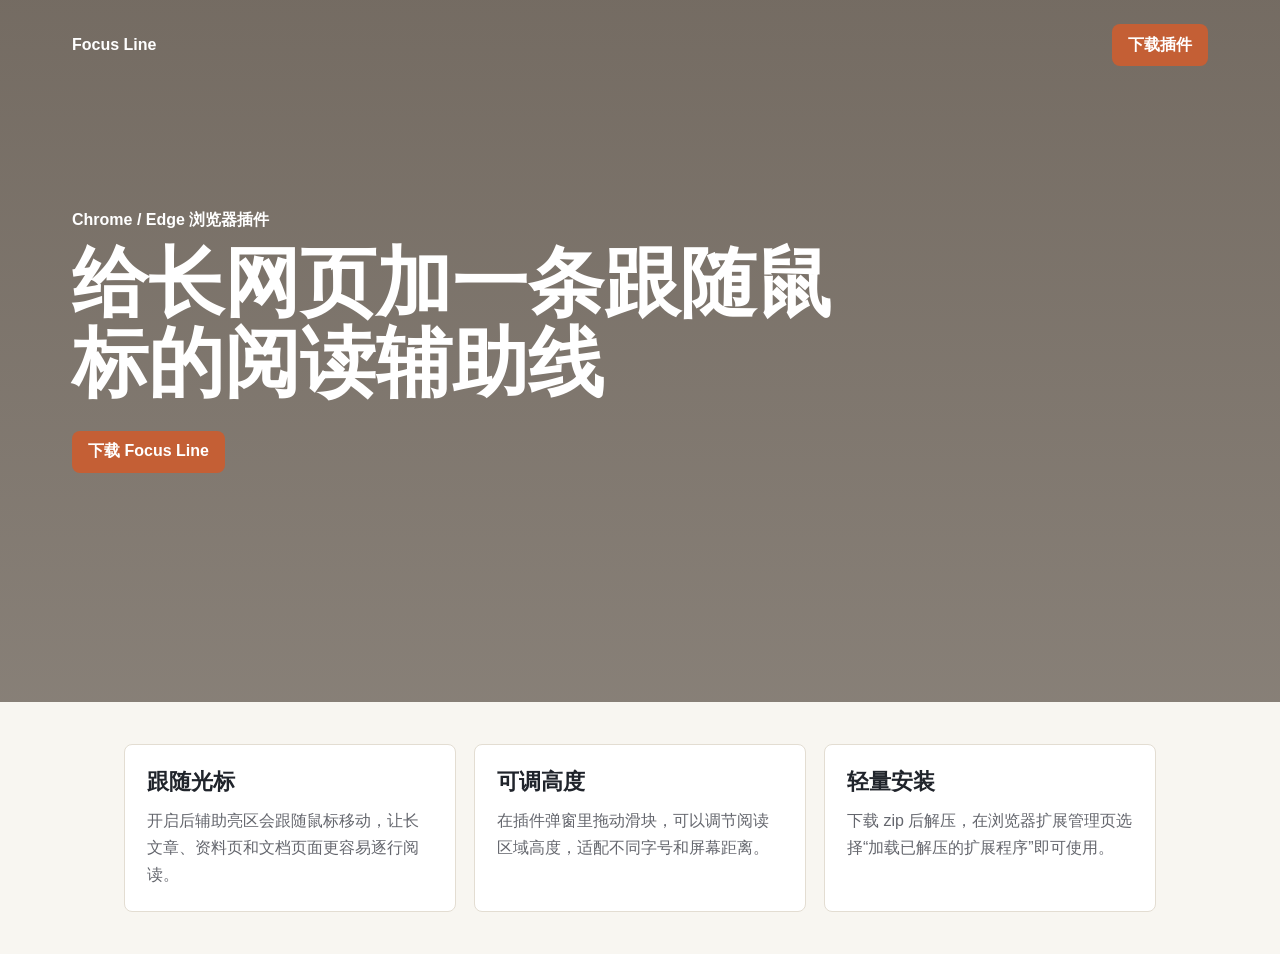
<file: site/index.html>
<!doctype html>
<html lang="zh-CN">
<head>
  <meta charset="utf-8">
  <meta name="viewport" content="width=device-width, initial-scale=1">
  <title>Focus Line 网页阅读辅助线</title>
  <link rel="stylesheet" href="style.css">
</head>
<body>
  <header class="hero">
    <nav>
      <strong>Focus Line</strong>
      <a href="downloads/focus-line-extension.zip" download>下载插件</a>
    </nav>
    <section>
      <p>Chrome / Edge 浏览器插件</p>
      <h1>给长网页加一条跟随鼠标的阅读辅助线</h1>
      <a class="button" href="downloads/focus-line-extension.zip" download>下载 Focus Line</a>
    </section>
  </header>
  <main>
    <section class="features">
      <article>
        <h2>跟随光标</h2>
        <p>开启后辅助亮区会跟随鼠标移动，让长文章、资料页和文档页面更容易逐行阅读。</p>
      </article>
      <article>
        <h2>可调高度</h2>
        <p>在插件弹窗里拖动滑块，可以调节阅读区域高度，适配不同字号和屏幕距离。</p>
      </article>
      <article>
        <h2>轻量安装</h2>
        <p>下载 zip 后解压，在浏览器扩展管理页选择“加载已解压的扩展程序”即可使用。</p>
      </article>
    </section>
  </main>
</body>
</html>
</file>
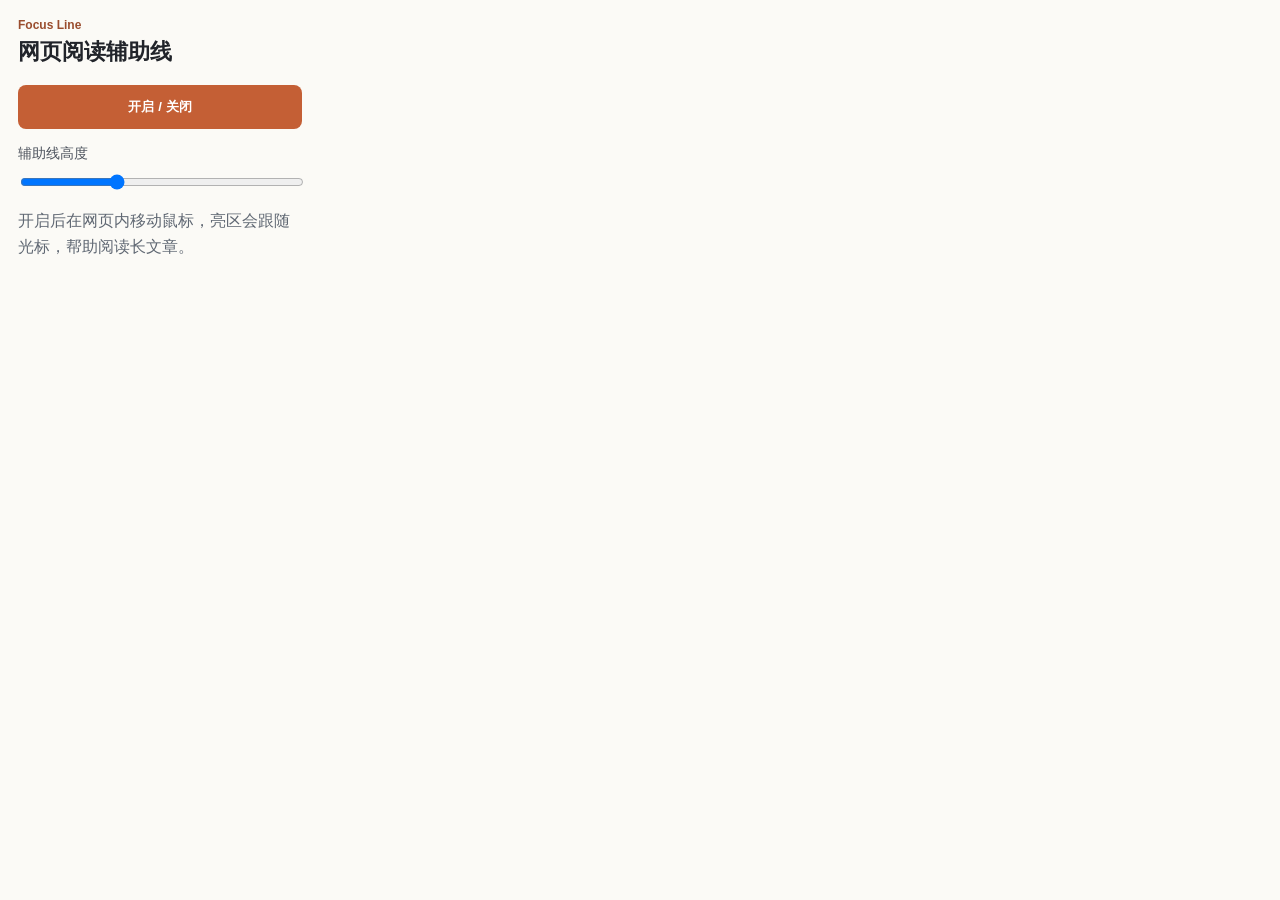
<file: plugin/popup.html>
<!doctype html>
<html lang="zh-CN">
<head>
  <meta charset="utf-8">
  <meta name="viewport" content="width=device-width, initial-scale=1">
  <title>Focus Line</title>
  <link rel="stylesheet" href="popup.css">
</head>
<body>
  <main>
    <p class="eyebrow">Focus Line</p>
    <h1>网页阅读辅助线</h1>
    <button id="toggle">开启 / 关闭</button>
    <label>
      辅助线高度
      <input id="size" type="range" min="48" max="180" value="92">
    </label>
    <p class="hint">开启后在网页内移动鼠标，亮区会跟随光标，帮助阅读长文章。</p>
  </main>
  <script src="popup.js"></script>
</body>
</html>
</file>
<file: site/style.css>
* {
  box-sizing: border-box;
}

body {
  margin: 0;
  font-family: "Microsoft YaHei", Arial, sans-serif;
  color: #20242b;
  background: #f8f6f1;
}

.hero {
  min-height: 78vh;
  padding: 24px min(6vw, 72px);
  color: white;
  background:
    linear-gradient(rgba(54, 42, 31, .68), rgba(54, 42, 31, .58)),
    url("https://images.unsplash.com/photo-1497633762265-9d179a990aa6?auto=format&fit=crop&w=1600&q=80") center / cover;
}

nav {
  display: flex;
  align-items: center;
  justify-content: space-between;
}

nav a,
.button {
  display: inline-flex;
  align-items: center;
  min-height: 42px;
  border-radius: 8px;
  padding: 0 16px;
  color: white;
  background: #c45f35;
  text-decoration: none;
  font-weight: 700;
}

.hero section {
  max-width: 760px;
  margin-top: 16vh;
}

.hero p {
  margin: 0 0 12px;
  font-weight: 700;
}

h1 {
  margin: 0 0 28px;
  font-size: clamp(40px, 6vw, 76px);
  line-height: 1.05;
}

.features {
  display: grid;
  grid-template-columns: repeat(auto-fit, minmax(220px, 1fr));
  gap: 18px;
  max-width: 1080px;
  margin: 0 auto;
  padding: 42px 24px;
}

article {
  min-height: 160px;
  padding: 22px;
  border: 1px solid #e3ddd2;
  border-radius: 8px;
  background: white;
}

h2 {
  margin: 0 0 10px;
  font-size: 22px;
}

article p {
  margin: 0;
  color: #64666d;
  line-height: 1.7;
}
</file>
<file: plugin/popup.css>
* {
  box-sizing: border-box;
}

body {
  width: 320px;
  margin: 0;
  font-family: "Microsoft YaHei", Arial, sans-serif;
  color: #21242a;
  background: #fbfaf6;
}

main {
  padding: 18px;
}

.eyebrow {
  margin: 0 0 5px;
  color: #9a4d2e;
  font-size: 12px;
  font-weight: 700;
}

h1 {
  margin: 0 0 18px;
  font-size: 22px;
}

button {
  width: 100%;
  min-height: 44px;
  border: 0;
  border-radius: 8px;
  background: #c45f35;
  color: white;
  cursor: pointer;
  font-weight: 700;
}

button:hover {
  background: #a94d29;
}

label {
  display: grid;
  gap: 9px;
  margin-top: 16px;
  color: #4d535d;
  font-size: 14px;
}

input {
  width: 100%;
}

.hint {
  margin: 16px 0 0;
  color: #606873;
  line-height: 1.6;
}
</file>
